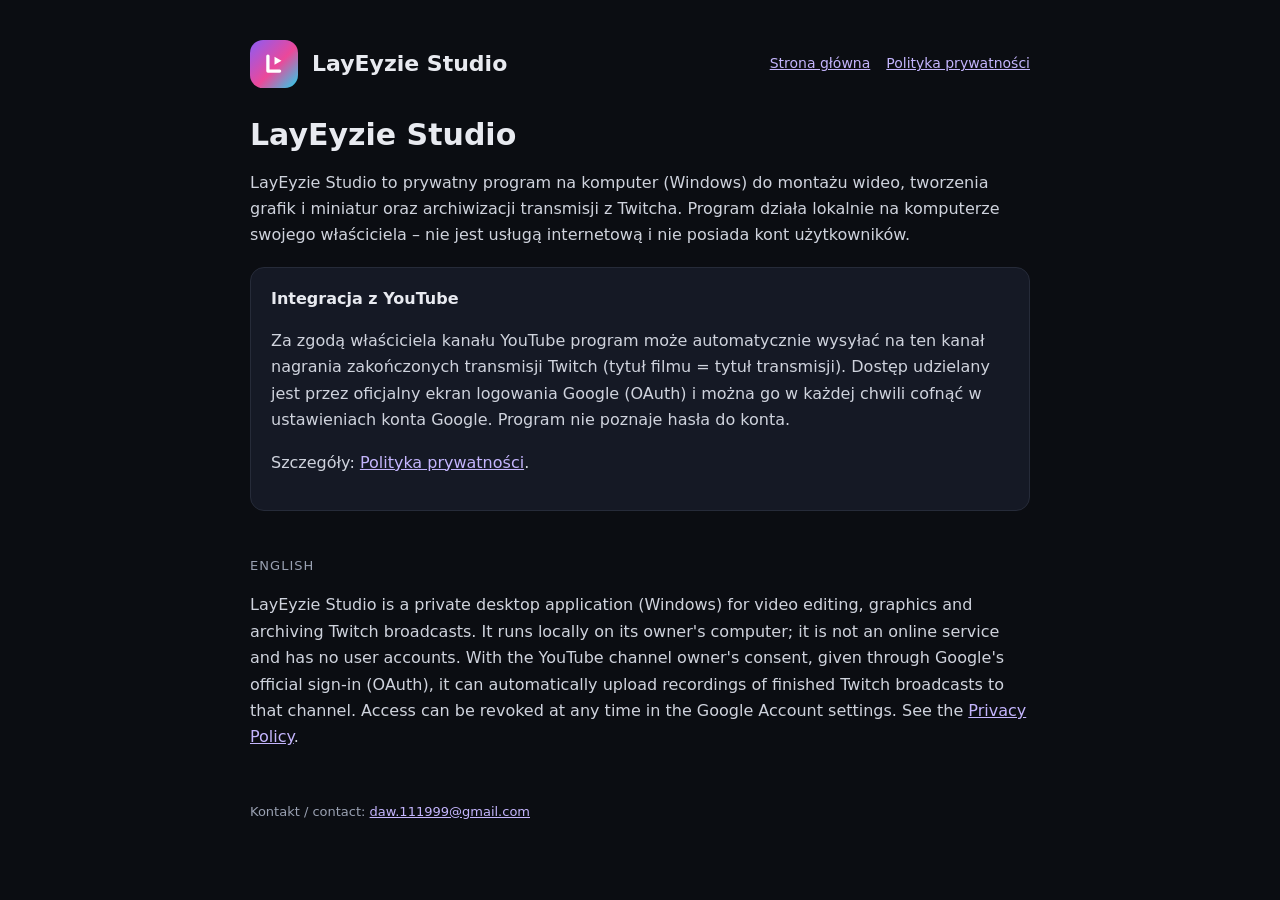
<file: index.html>
<!doctype html>
<html lang="pl">
<head>
<meta charset="utf-8"><meta name="viewport" content="width=device-width,initial-scale=1">
<title>LayEyzie Studio</title>
<meta name="description" content="LayEyzie Studio – prywatne narzędzie do montażu, grafiki oraz archiwizacji transmisji Twitch na YouTube.">
<link rel="stylesheet" href="style.css">
</head>
<body><div class="wrap">
<header><div class="logo"><svg viewBox="0 0 64 64" width="30" height="30"><path d="M19 15v32h25" fill="none" stroke="#fff" stroke-width="7" stroke-linecap="round" stroke-linejoin="round"/><path d="M33 16.5l15 8.5-15 8.5z" fill="#fff"/></svg></div><b>LayEyzie Studio</b><nav><a href="./">Strona główna</a><a href="privacy.html">Polityka prywatności</a></nav></header>

<h1>LayEyzie Studio</h1>
<p>LayEyzie Studio to prywatny program na komputer (Windows) do montażu wideo, tworzenia grafik i miniatur oraz archiwizacji transmisji z Twitcha. Program działa lokalnie na komputerze swojego właściciela – nie jest usługą internetową i nie posiada kont użytkowników.</p>

<div class="card">
<b>Integracja z YouTube</b>
<p>Za zgodą właściciela kanału YouTube program może automatycznie wysyłać na ten kanał nagrania zakończonych transmisji Twitch (tytuł filmu = tytuł transmisji). Dostęp udzielany jest przez oficjalny ekran logowania Google (OAuth) i można go w każdej chwili cofnąć w ustawieniach konta Google. Program nie poznaje hasła do konta.</p>
<p>Szczegóły: <a href="privacy.html">Polityka prywatności</a>.</p>
</div>

<p class="lang">English</p>
<p>LayEyzie Studio is a private desktop application (Windows) for video editing, graphics and archiving Twitch broadcasts. It runs locally on its owner's computer; it is not an online service and has no user accounts. With the YouTube channel owner's consent, given through Google's official sign-in (OAuth), it can automatically upload recordings of finished Twitch broadcasts to that channel. Access can be revoked at any time in the Google Account settings. See the <a href="privacy.html#en">Privacy Policy</a>.</p>

<footer>Kontakt / contact: <a href="mailto:daw.111999@gmail.com">daw.111999@gmail.com</a></footer>
</div></body>
</html>
</file>
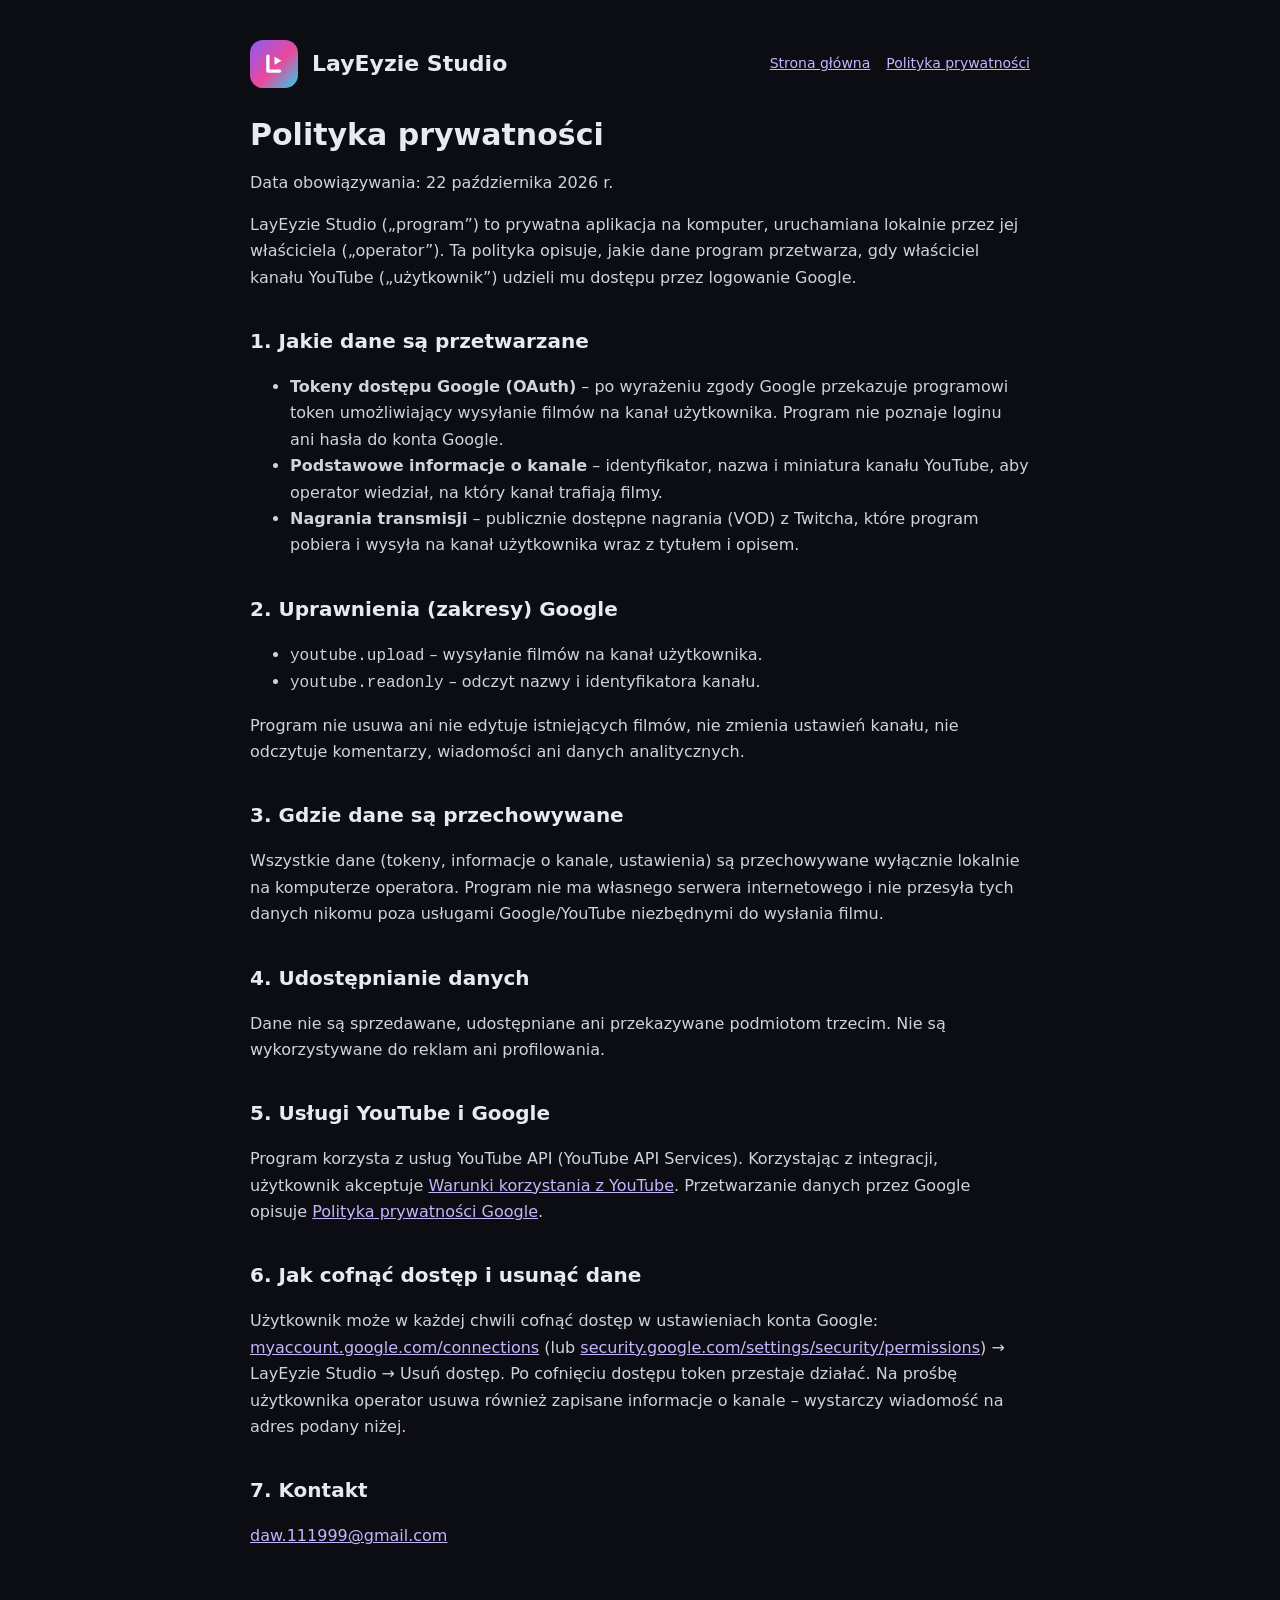
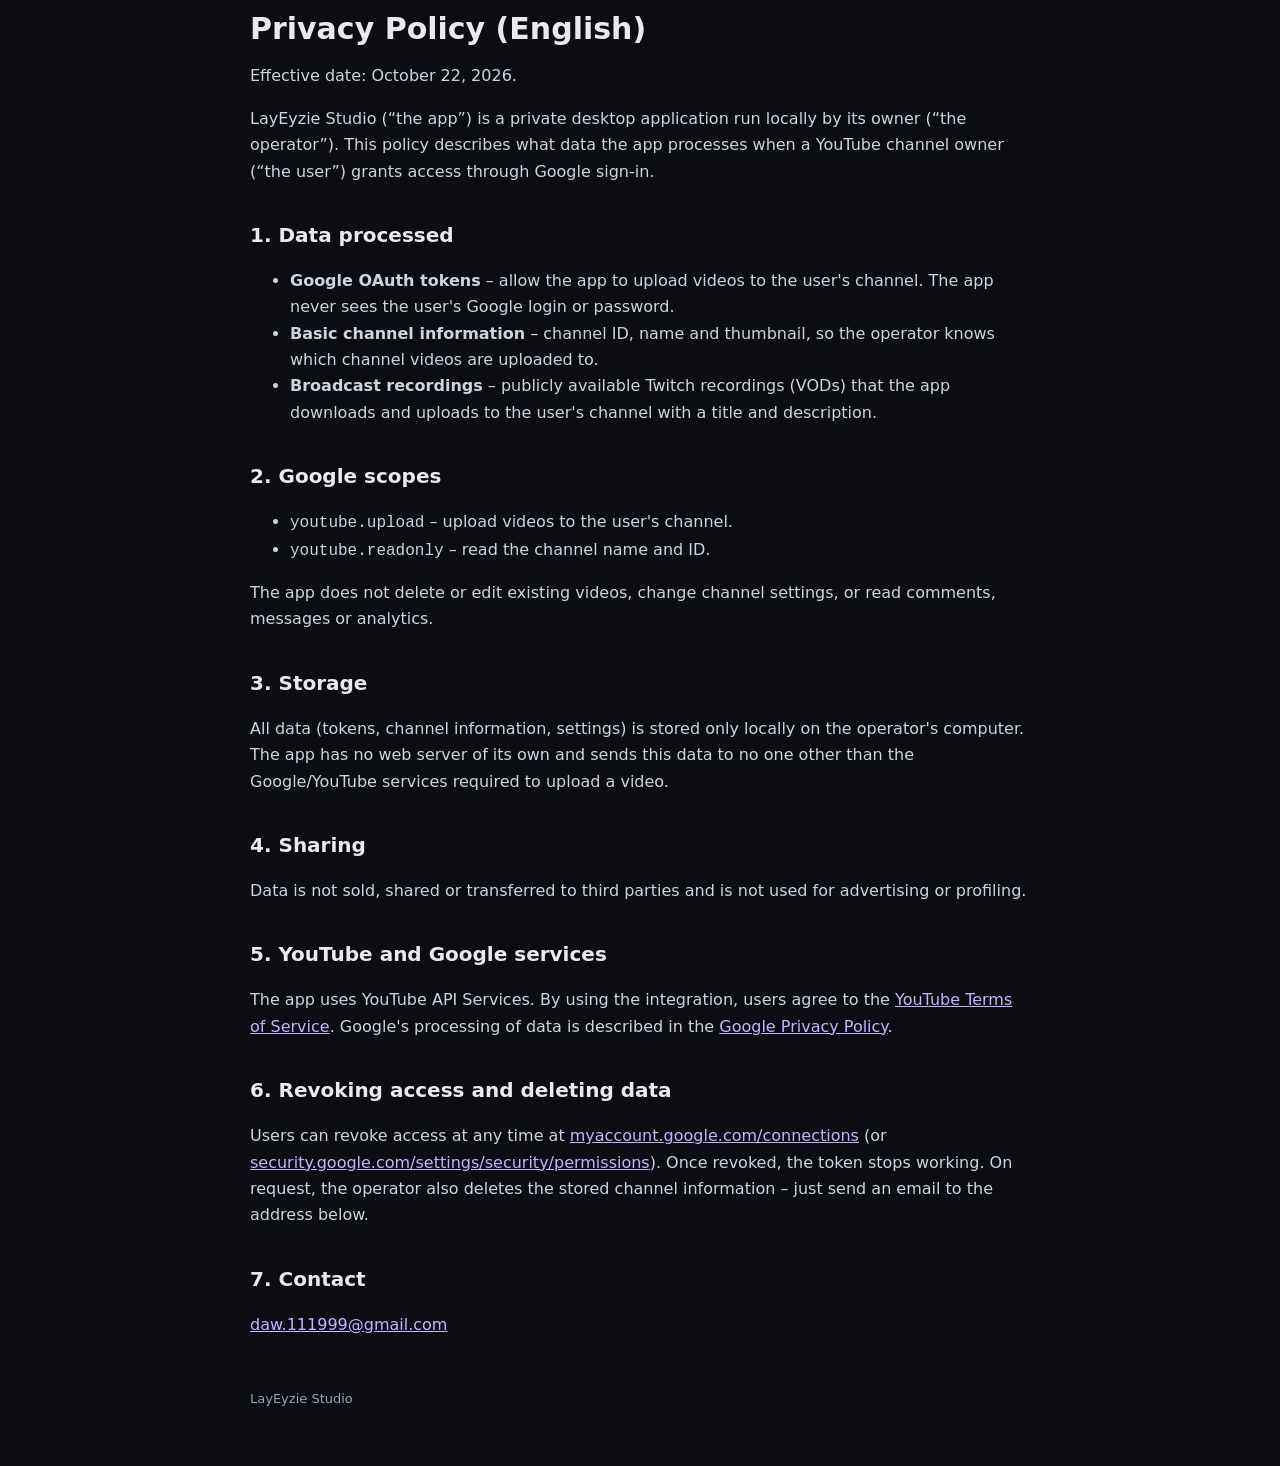
<file: privacy.html>
<!doctype html>
<html lang="pl">
<head>
<meta charset="utf-8"><meta name="viewport" content="width=device-width,initial-scale=1">
<title>Polityka prywatności – LayEyzie Studio</title>
<link rel="stylesheet" href="style.css">
</head>
<body><div class="wrap">
<header><div class="logo"><svg viewBox="0 0 64 64" width="30" height="30"><path d="M19 15v32h25" fill="none" stroke="#fff" stroke-width="7" stroke-linecap="round" stroke-linejoin="round"/><path d="M33 16.5l15 8.5-15 8.5z" fill="#fff"/></svg></div><b>LayEyzie Studio</b><nav><a href="./">Strona główna</a><a href="privacy.html">Polityka prywatności</a></nav></header>

<h1>Polityka prywatności</h1>
<p>Data obowiązywania: 22 października 2026 r.</p>
<p>LayEyzie Studio („program”) to prywatna aplikacja na komputer, uruchamiana lokalnie przez jej właściciela („operator”). Ta polityka opisuje, jakie dane program przetwarza, gdy właściciel kanału YouTube („użytkownik”) udzieli mu dostępu przez logowanie Google.</p>

<h2>1. Jakie dane są przetwarzane</h2>
<ul>
<li><b>Tokeny dostępu Google (OAuth)</b> – po wyrażeniu zgody Google przekazuje programowi token umożliwiający wysyłanie filmów na kanał użytkownika. Program nie poznaje loginu ani hasła do konta Google.</li>
<li><b>Podstawowe informacje o kanale</b> – identyfikator, nazwa i miniatura kanału YouTube, aby operator wiedział, na który kanał trafiają filmy.</li>
<li><b>Nagrania transmisji</b> – publicznie dostępne nagrania (VOD) z Twitcha, które program pobiera i wysyła na kanał użytkownika wraz z tytułem i opisem.</li>
</ul>

<h2>2. Uprawnienia (zakresy) Google</h2>
<ul>
<li><code>youtube.upload</code> – wysyłanie filmów na kanał użytkownika.</li>
<li><code>youtube.readonly</code> – odczyt nazwy i identyfikatora kanału.</li>
</ul>
<p>Program nie usuwa ani nie edytuje istniejących filmów, nie zmienia ustawień kanału, nie odczytuje komentarzy, wiadomości ani danych analitycznych.</p>

<h2>3. Gdzie dane są przechowywane</h2>
<p>Wszystkie dane (tokeny, informacje o kanale, ustawienia) są przechowywane wyłącznie lokalnie na komputerze operatora. Program nie ma własnego serwera internetowego i nie przesyła tych danych nikomu poza usługami Google/YouTube niezbędnymi do wysłania filmu.</p>

<h2>4. Udostępnianie danych</h2>
<p>Dane nie są sprzedawane, udostępniane ani przekazywane podmiotom trzecim. Nie są wykorzystywane do reklam ani profilowania.</p>

<h2>5. Usługi YouTube i Google</h2>
<p>Program korzysta z usług YouTube API (YouTube API Services). Korzystając z integracji, użytkownik akceptuje <a href="https://www.youtube.com/t/terms">Warunki korzystania z YouTube</a>. Przetwarzanie danych przez Google opisuje <a href="https://policies.google.com/privacy">Polityka prywatności Google</a>.</p>

<h2>6. Jak cofnąć dostęp i usunąć dane</h2>
<p>Użytkownik może w każdej chwili cofnąć dostęp w ustawieniach konta Google: <a href="https://myaccount.google.com/connections">myaccount.google.com/connections</a> (lub <a href="https://security.google.com/settings/security/permissions">security.google.com/settings/security/permissions</a>) → LayEyzie Studio → Usuń dostęp. Po cofnięciu dostępu token przestaje działać. Na prośbę użytkownika operator usuwa również zapisane informacje o kanale – wystarczy wiadomość na adres podany niżej.</p>

<h2>7. Kontakt</h2>
<p><a href="mailto:daw.111999@gmail.com">daw.111999@gmail.com</a></p>

<h1 id="en" style="margin-top:60px">Privacy Policy (English)</h1>
<p>Effective date: October 22, 2026.</p>
<p>LayEyzie Studio (“the app”) is a private desktop application run locally by its owner (“the operator”). This policy describes what data the app processes when a YouTube channel owner (“the user”) grants access through Google sign-in.</p>
<h2>1. Data processed</h2>
<ul>
<li><b>Google OAuth tokens</b> – allow the app to upload videos to the user's channel. The app never sees the user's Google login or password.</li>
<li><b>Basic channel information</b> – channel ID, name and thumbnail, so the operator knows which channel videos are uploaded to.</li>
<li><b>Broadcast recordings</b> – publicly available Twitch recordings (VODs) that the app downloads and uploads to the user's channel with a title and description.</li>
</ul>
<h2>2. Google scopes</h2>
<ul><li><code>youtube.upload</code> – upload videos to the user's channel.</li><li><code>youtube.readonly</code> – read the channel name and ID.</li></ul>
<p>The app does not delete or edit existing videos, change channel settings, or read comments, messages or analytics.</p>
<h2>3. Storage</h2>
<p>All data (tokens, channel information, settings) is stored only locally on the operator's computer. The app has no web server of its own and sends this data to no one other than the Google/YouTube services required to upload a video.</p>
<h2>4. Sharing</h2>
<p>Data is not sold, shared or transferred to third parties and is not used for advertising or profiling.</p>
<h2>5. YouTube and Google services</h2>
<p>The app uses YouTube API Services. By using the integration, users agree to the <a href="https://www.youtube.com/t/terms">YouTube Terms of Service</a>. Google's processing of data is described in the <a href="https://policies.google.com/privacy">Google Privacy Policy</a>.</p>
<h2>6. Revoking access and deleting data</h2>
<p>Users can revoke access at any time at <a href="https://myaccount.google.com/connections">myaccount.google.com/connections</a> (or <a href="https://security.google.com/settings/security/permissions">security.google.com/settings/security/permissions</a>). Once revoked, the token stops working. On request, the operator also deletes the stored channel information – just send an email to the address below.</p>
<h2>7. Contact</h2>
<p><a href="mailto:daw.111999@gmail.com">daw.111999@gmail.com</a></p>

<footer>LayEyzie Studio</footer>
</div></body>
</html>
</file>
<file: style.css>
:root{--bg:#0b0d12;--panel:#151925;--text:#e8eaf0;--dim:#9aa1b2;--a1:#8b5cf6;--a2:#ec4899;--a3:#22d3ee}
*{box-sizing:border-box}
body{margin:0;background:var(--bg);color:var(--text);font:16px/1.65 "Segoe UI",system-ui,-apple-system,Roboto,Arial,sans-serif}
.wrap{max-width:820px;margin:0 auto;padding:40px 20px 60px}
header{display:flex;align-items:center;gap:14px;margin-bottom:28px}
.logo{width:48px;height:48px;border-radius:13px;background:linear-gradient(135deg,var(--a1),var(--a2) 55%,var(--a3));display:grid;place-items:center}
header b{font-size:22px}
nav{margin-left:auto;display:flex;gap:16px;font-size:14px}
a{color:#c4b5fd}
h1{font-size:30px;line-height:1.25;margin:10px 0 12px}
h2{font-size:20px;margin:34px 0 8px}
p,li{color:#cfd3dd}
.card{background:var(--panel);border:1px solid #262b39;border-radius:14px;padding:18px 20px;margin:18px 0}
.lang{font-size:13px;color:var(--dim);text-transform:uppercase;letter-spacing:.08em;margin-top:44px}
footer{margin-top:50px;font-size:13px;color:var(--dim)}
@media (max-width:560px){nav{display:none}h1{font-size:25px}}
</file>
